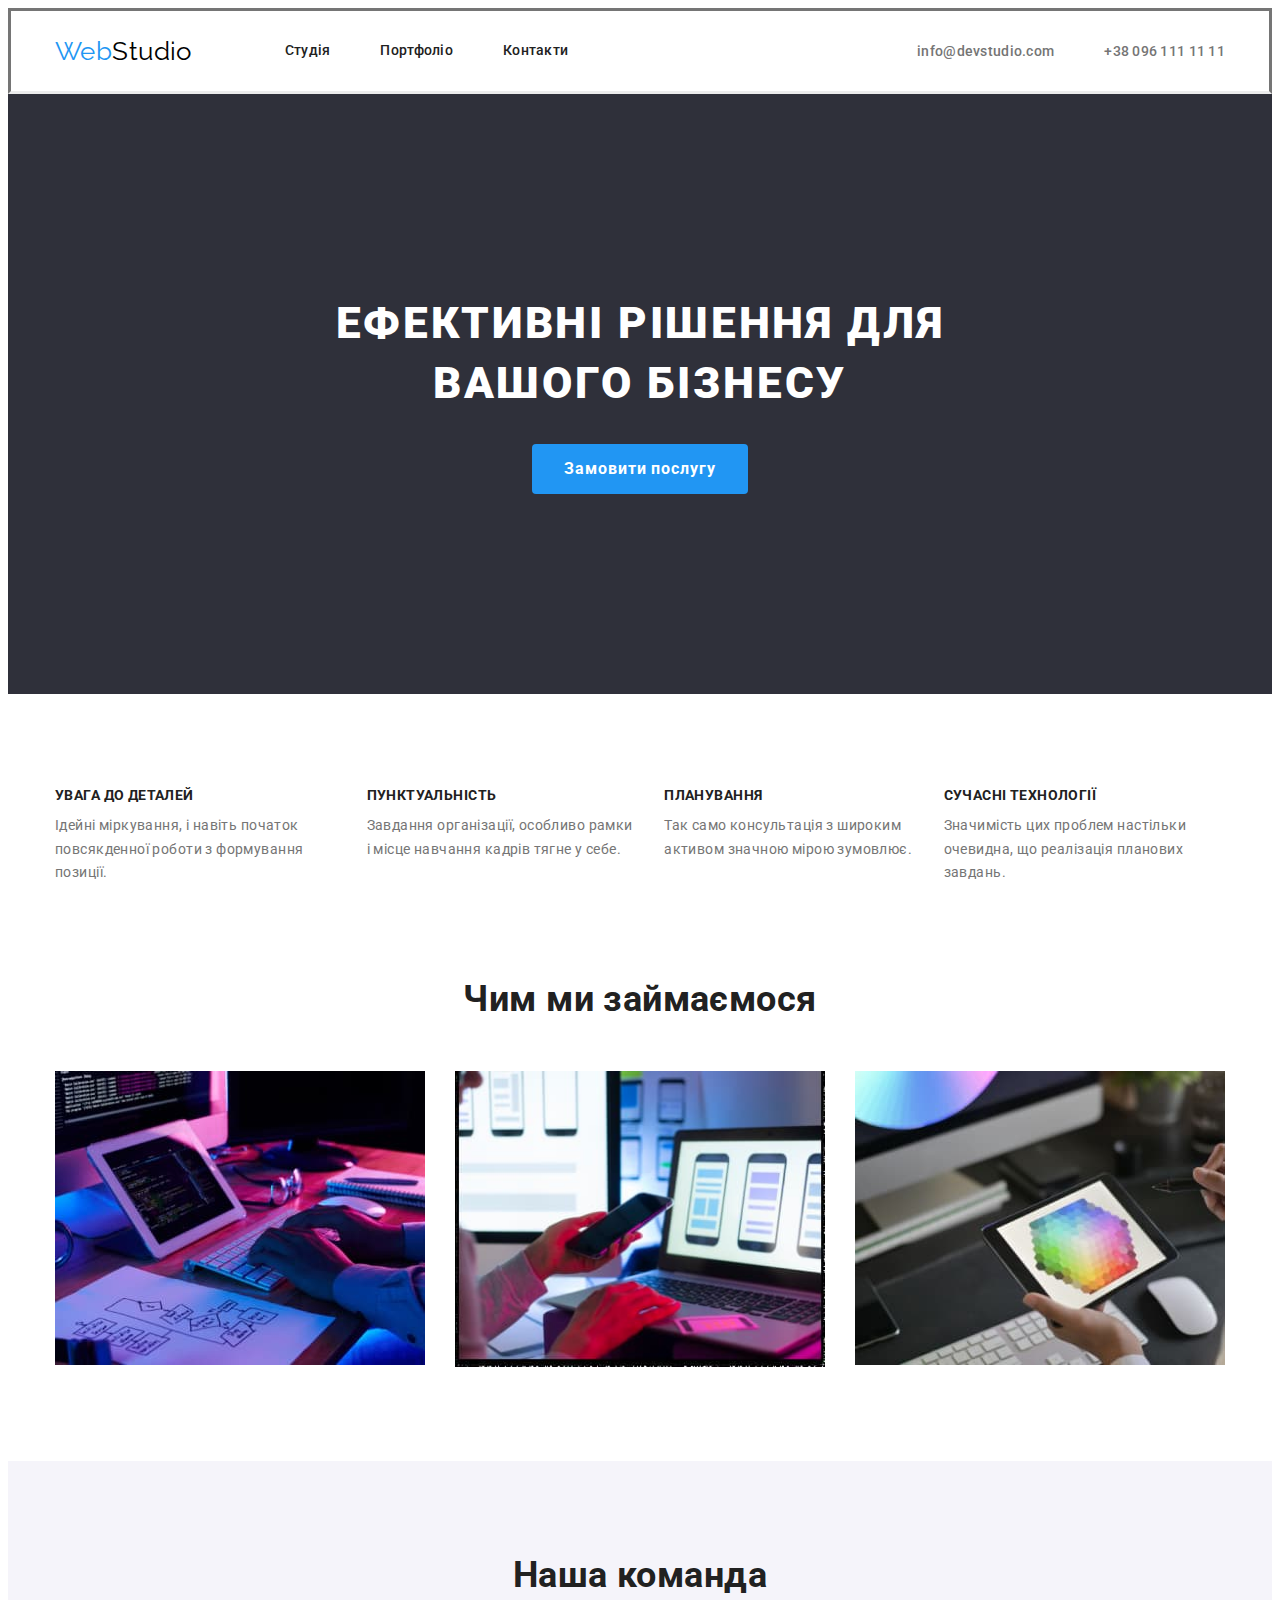
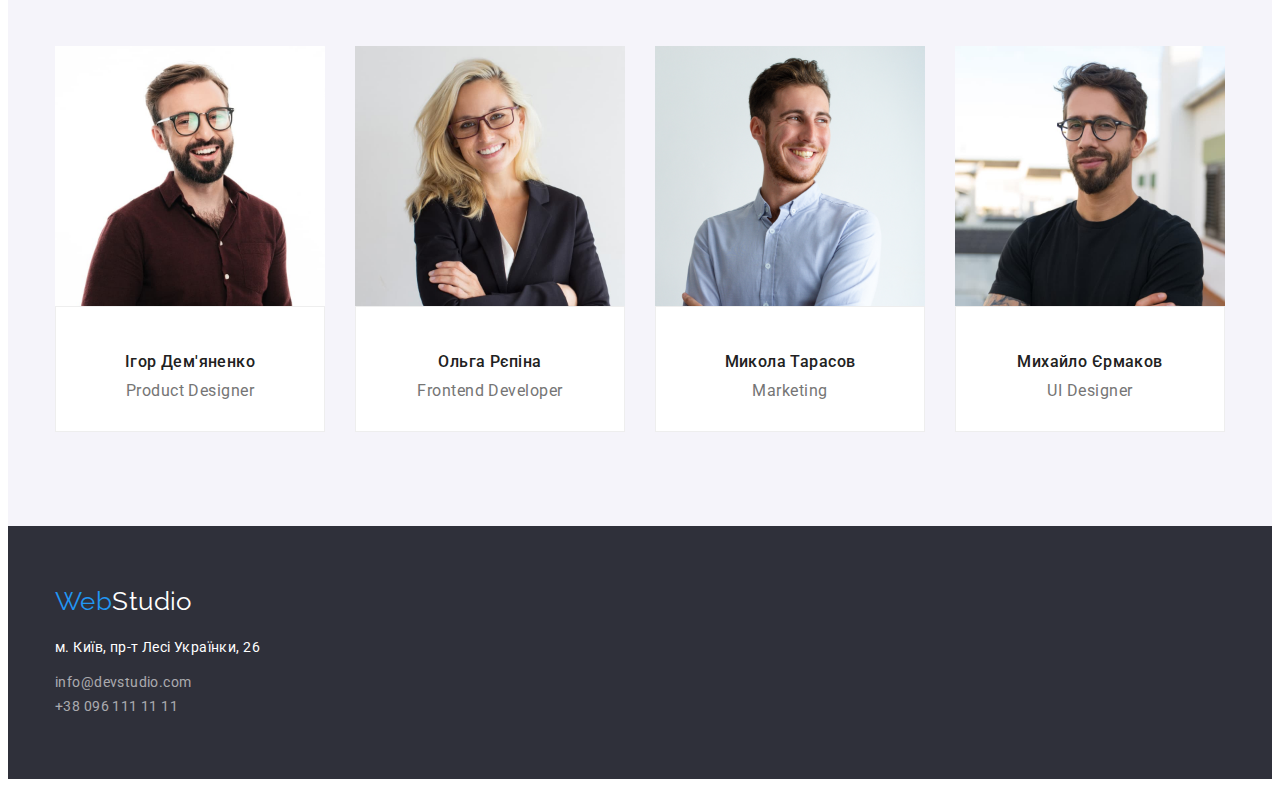
<file: index.html>
<!DOCTYPE html>
<html lang="uk">
  <head>
    <meta charset="UTF-8" />
    <meta http-equiv="X-UA-Compatible" content="IE=edge" />
    <meta name="viewport" content="width=device-width, initial-scale=1.0" />
    <title>Студія</title>
    <link rel="preconnect" href="https://fonts.googleapis.com" />
    <link rel="preconnect" href="https://fonts.gstatic.com" crossorigin />
    <link
      href="https://fonts.googleapis.com/css2?family=Raleway:wght@700&family=Roboto:wght@400;500;700;900&display=swap"
      rel="stylesheet"
    />
    <link
      rel="stylesheet"
      href="https://cdnjs.cloudflare.com/ajax/libs/modern-normalize/1.1.0/modern-normalize.min.css"
      integrity="sha512-wpPYUAdjBVSE4KJnH1VR1HeZfpl1ub8YT/NKx4PuQ5NmX2tKuGu6U/JRp5y+Y8XG2tV+wKQpNHVUX03MfMFn9Q=="
      crossorigin="anonymous"
      referrerpolicy="no-referrer"
    />
    <link rel="stylesheet" href="./css/styles.css" />
  </head>
  <body class="page">
    <header class="header">
      <div class="container main-nav">
        <div class="container-nav-logo">
          <a href="" class="link logo"
            ><span class="logo-decorate">Web</span>Studio</a
          >
          <p></p>
          <nav class="nav">
            <ul class="nav-list">
              <li class="current list">
                <a href="" class="nav-link link">Студія</a>
              </li>
              <li class="list">
                <a href="./portfolio.html" class="nav-link link">Портфоліо</a>
              </li>
              <li class="list">
                <a href="" class="nav-link link">Контакти</a>
              </li>
            </ul>
          </nav>
        </div>
        <ul class="contacts">
          <li class="list contacts-list">
            <a class="link contacts-link" href="mailto:info@devstudio.com"
              >info@devstudio.com</a
            >
          </li>
          <li class="list contacts-list">
            <a class="link contacts-link" href="tel:+380961111111"
              >+38 096 111 11 11</a
            >
          </li>
        </ul>
      </div>
    </header>
    <main>
      <section class="hero">
        <div class="container">
          <div class="hero-content">
            <h1 class="hero-title">Ефективні рішення для вашого бізнесу</h1>
            <button class="hero-button title">Замовити послугу</button>
          </div>
      </section>
      <section class="advantages container-advantages">
        <div class="container">
          <h2 class="visually-hidden">Здібності команди</h2>
          <ul class="advantages-main">
            <li class="advantages-list list">
              <h3 class="advantages-title">Увага до деталей</h3>
              <p class="advantages-note">
                Ідейні міркування, і навіть початок повсякденної роботи з
                формування позиції.
              </p>
            </li>
            <li class="advantages-list list">
              <h3 class="advantages-title">Пунктуальність</h3>
              <p class="advantages-note">
                Завдання організації, особливо рамки і місце навчання кадрів
                тягне у себе.
              </p>
            </li>
            <li class="advantages-list list">
              <h3 class="advantages-title">Планування</h3>
              <p class="advantages-note">
                Так само консультація з широким активом значною мірою зумовлює.
              </p>
            </li>
            <li class="advantages-list list">
              <h3 class="advantages-title">Сучасні технології</h3>
              <p class="advantages-note">
                Значимість цих проблем настільки очевидна, що реалізація
                планових завдань.
              </p>
            </li>
          </ul>
        </div>
      </section>
      <section class="duties">
        <div class="container">
          <h2 class="duties-title section-title">Чим ми займаємося</h2>
          <ul class="duties-list">
            <li class="duties-examples list">
              <img
                src="./img/box_1.jpg"
                width="370"
                alt="Праця за комп'ютером"
              />
            </li>
            <li class="duties-examples list">
              <img
                src="./img/box_2.jpg"
                width="370"
                alt="Порівняння телефонів"
              />
            </li>
            <li class="duties-examples list">
              <img src="./img/box_3.jpg" width="370" alt="Читання з планшета" />
            </li>
          </ul>
        </div>
      </section>
      <section class="team">
        <div class="container">
          <h2 class="team-title section-title">Наша команда</h2>
          <ul class="team-list">
            <li class="team-icon list">
              <img
                src="./img/igor.jpg"
                width="270"
                alt="Ігор Дем'яненко фото"
                class="team-photo"
              />
              <div class="team-description">
                <h3 class="team-name">Ігор Дем'яненко</h3>
              <p class="team-role">Product Designer</p>
              </div>
            </li>
            <li class="team-icon list">
              <img
                src="./img/olga.jpg"
                width="270"
                alt="Ольга Рєпіна фото"
                class="team-photo"
              />
              <div class="team-description">
                <h3 class="team-name">Ольга Рєпіна</h3>
              <p class="team-role">Frontend Developer</p>
              </div>
            </li>
            <li class="team-icon list">
              <img
                src="./img/mykola.jpg"
                width="270"
                alt="Микола Тарасов фото"
                class="team-photo"
              />
              <div class="team-description">
                <h3 class="team-name">Микола Тарасов</h3>
              <p class="team-role">Marketing</p>
              </div>
            </li>
            <li class="team-icon list">
              <img
                src="./img/michail.jpg"
                width="270"
                alt="Михайло Єрмаков фото"
                class="team-photo"
              />
              <div class="team-description">
                <h3 class="team-name">Михайло Єрмаков</h3>
              <p class="team-role">UI Designer</p>
              </div>
            </li>
          </ul>
        </div>
      </section>
    </main>
    <footer class="footer">
      <div class="container">
        <a href="" class="link logo footer-logo"
          ><span class="logo-decorate">Web</span>Studio</a
        >
        <address class="address">
          <ul>
            <li class="list">
                <p class="post-address">м. Київ, пр-т Лесі Українки, 26</p>
            </li>
            <li class="list">
              <a href="mailto:info@devstudio.com" class="link address-details address-mail"
              >info@devstudio.com</a>
            </li>
            <li class="list">
              <a href="tel:+380961111111" class="link address-details"
            >+38 096 111 11 11</a>
            </li>
          </ul>
        </address>
      </div>
    </footer>
  </body>
</html>
</file>
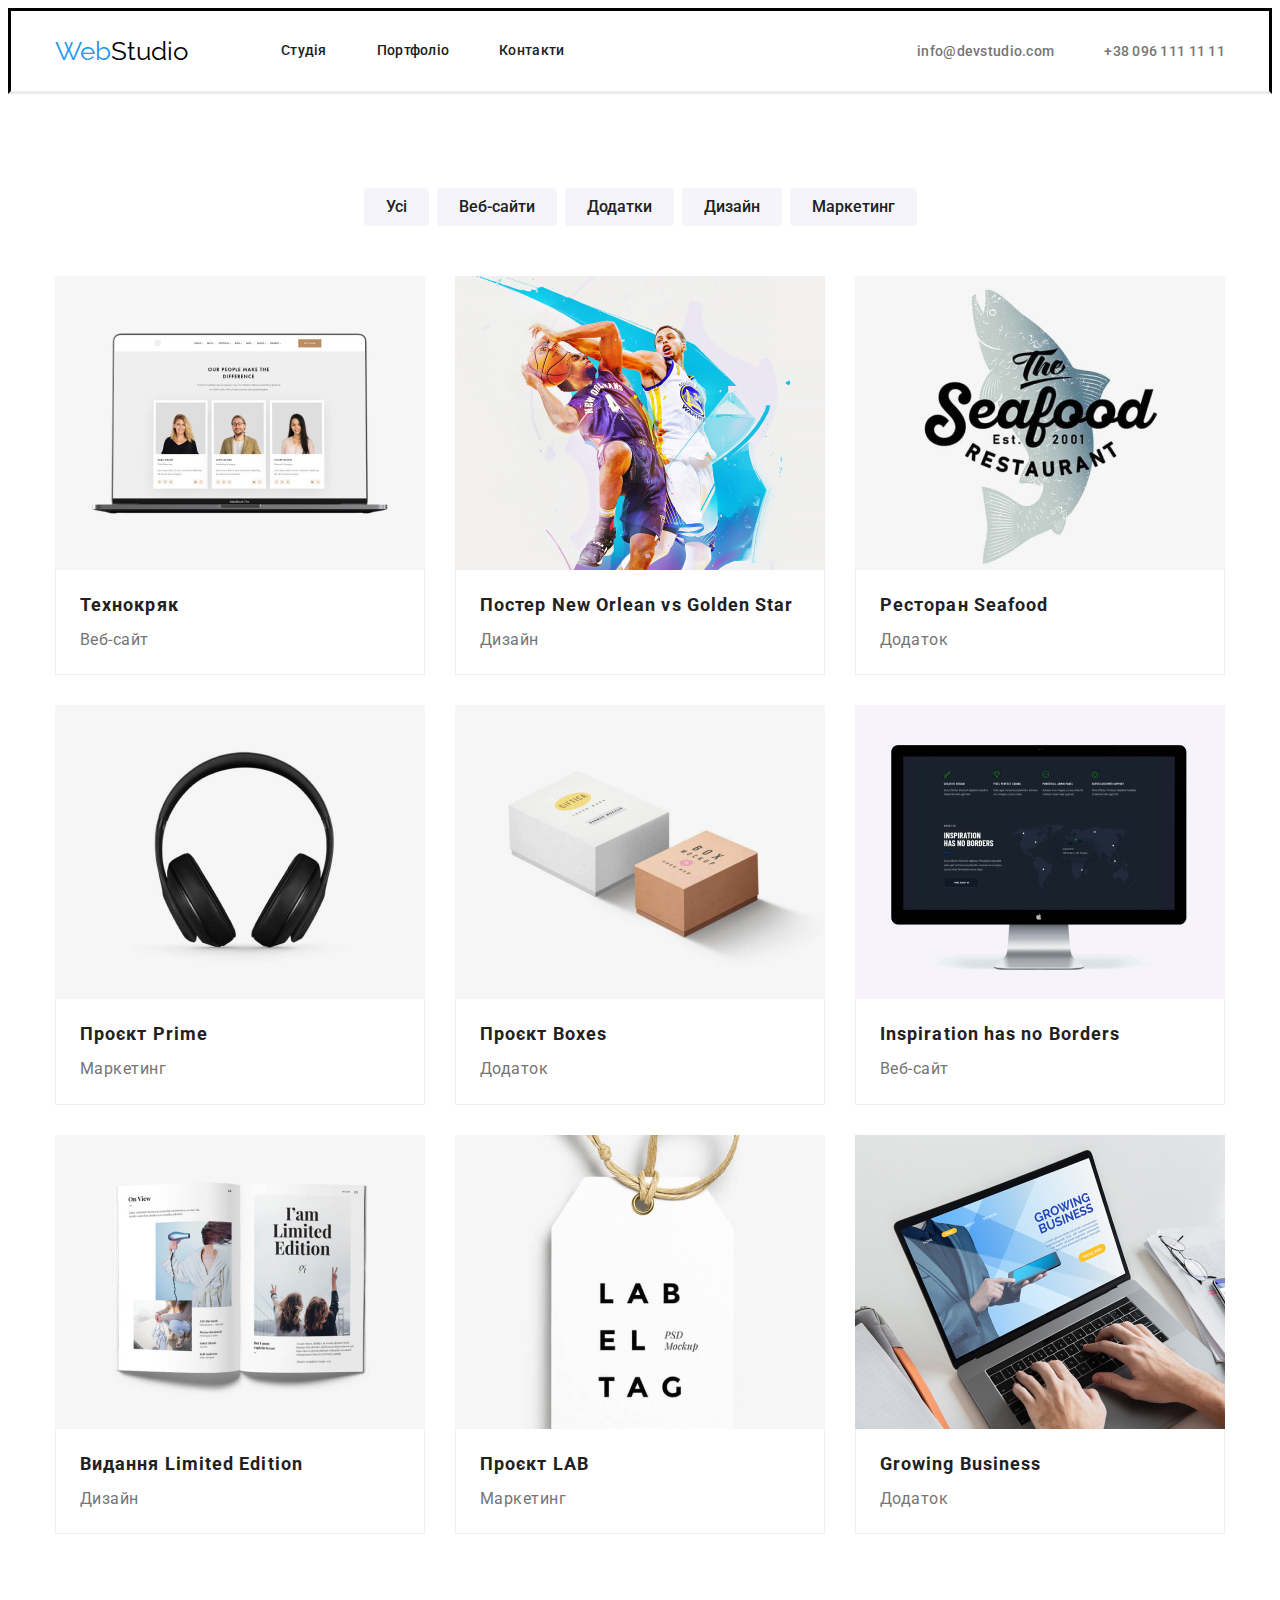
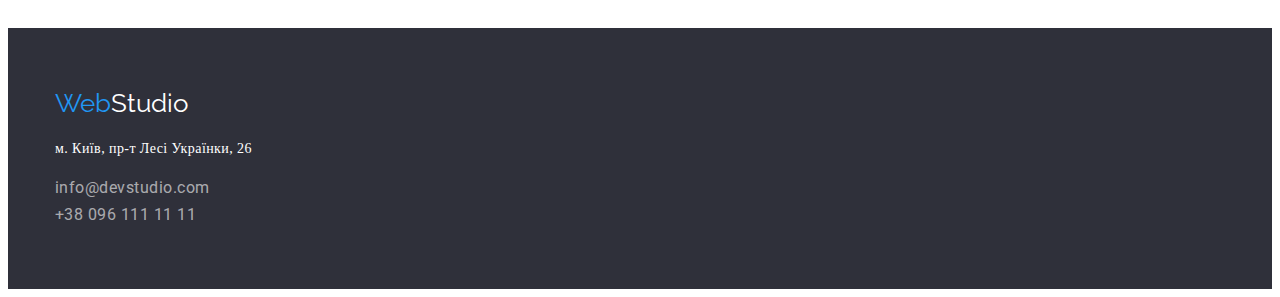
<file: portfolio.html>
<!DOCTYPE html>
<html lang="uk">
  <head>
    <meta charset="UTF-8" />
    <meta http-equiv="X-UA-Compatible" content="IE=edge" />
    <meta name="viewport" content="width=device-width, initial-scale=1.0" />
    <title>Портфоліо</title>
    <link rel="preconnect" href="https://fonts.googleapis.com" />
    <link rel="preconnect" href="https://fonts.gstatic.com" crossorigin />
    <link
      href="https://fonts.googleapis.com/css2?family=Raleway:wght@700&family=Roboto:wght@400;500;700;900&display=swap"
      rel="stylesheet"
    />
    <link
      rel="stylesheet"
      href="https://cdnjs.cloudflare.com/ajax/libs/modern-normalize/1.1.0/modern-normalize.min.css"
      integrity="sha512-wpPYUAdjBVSE4KJnH1VR1HeZfpl1ub8YT/NKx4PuQ5NmX2tKuGu6U/JRp5y+Y8XG2tV+wKQpNHVUX03MfMFn9Q=="
      crossorigin="anonymous"
      referrerpolicy="no-referrer"
    />
    <link rel="stylesheet" href="./css/styles.css" />
  </head>
  <body>
    <header class="header">
      <div class="container main-nav header-portfolio">
        <div class="container-nav-logo">
          <a href="./index.html" class="link logo"
            ><span class="logo-decorate">Web</span>Studio</a
          >
          <p></p>
          <nav class="nav">
            <ul class="nav-list">
              <li class="list">
                <a href="./index.html" class="nav-link link">Студія</a>
              </li>
              <li class="current list">
                <a href="" class="nav-link link">Портфоліо</a>
              </li>
              <li class="list">
                <a href="" class="nav-link link">Контакти</a>
              </li>
            </ul>
          </nav>
        </div>
        <ul class="contacts">
          <li class="list contacts-list">
            <a class="link contacts-link" href="mailto:info@devstudio.com"
              >info@devstudio.com</a
            >
          </li>
          <li class="list contacts-list">
            <a class="link contacts-link" href="tel:+380961111111"
              >+38 096 111 11 11</a
            >
          </li>
        </ul>
      </div>
    </header>
    <main>
      <section class="portfolio">
        <div class="container container-projects">
          <h1 class="visually-hidden">Портфоліо</h1>
          <ul class="buttons-list">
            <li class="link list">
              <button class="button button-portfolio" type="button">Усі</button>
            </li>
            <li class="link list">
              <button class="button button-portfolio" type="button">
                Веб-сайти
              </button>
            </li>
            <li class="link list">
              <button class="button button-portfolio" type="button">
                Додатки
              </button>
            </li>
            <li class="link list">
              <button class="button button-portfolio" type="button">
                Дизайн
              </button>
            </li>
            <li class="link list">
              <button class="button button-portfolio" type="button">
                Маркетинг
              </button>
            </li>
          </ul>
          <ul class="projects">
            <li class="projects-list link list">
              <img
                class="projects-item"
                src="./img/tehnokryack.jpg"
                width="370"
                alt="Технокряк"
              />
              <div class="projects-description">
                <h2 class="projects-title">Технокряк</h2>
                <p class="projects-about">Веб-сайт</p>
              </div>
            </li>
            <li class="projects-list link list">
              <img
                class="projects-item"
                src="./img/new-orlean.jpg"
                width="370"
                alt="New Orlean постер"
              />
              <div class="projects-description">
                <h2 class="projects-title">Постер New Orlean vs Golden Star</h2>
                <p class="projects-about">Дизайн</p>
              </div>
            </li>
            <li class="projects-list link list">
              <img
                class="projects-item"
                src="./img/seafood.jpg"
                width="370"
                alt="Ресторан Seafood"
              />
              <div class="projects-description">
                <h2 class="projects-title">Ресторан Seafood</h2>
                <p class="projects-about">Додаток</p>
              </div>
            </li>
            <li class="projects-list link list">
              <img
                class="projects-item"
                src="./img/prime.jpg"
                width="370"
                alt="Проєкт Prime"
              />
              <div class="projects-description">
                <h2 class="projects-title">Проєкт Prime</h2>
                <p class="projects-about">Маркетинг</p>
              </div>
            </li>
            <li class="projects-list link list">
              <img
                class="projects-item"
                src="./img/boxes.jpg"
                width="370"
                alt="Проєкт Boxes"
              />
              <div class="projects-description">
                <h2 class="projects-title">Проєкт Boxes</h2>
                <p class="projects-about">Додаток</p>
              </div>
            </li>
            <li class="projects-list link list">
              <img
                class="projects-item"
                src="./img/inspiration.jpg"
                width="370"
                alt="Inspiration has no Borders"
              />
              <div class="projects-description">
                <h2 class="projects-title">Inspiration has no Borders</h2>
                <p class="projects-about">Веб-сайт</p>
              </div>
            </li>
            <li class="projects-list link list">
              <img
                class="projects-item"
                src="./img/limited-edition.jpg"
                width="370"
                alt="Видання Limited Edition"
              />
              <div class="projects-description">
                <h2 class="projects-title">Видання Limited Edition</h2>
                <p class="projects-about">Дизайн</p>
              </div>
            </li>
            <li class="projects-list link list">
              <img
                class="projects-item"
                src="./img/lab.jpg"
                width="370"
                alt="Проєкт LAB"
              />
              <div class="projects-description">
                <h2 class="projects-title">Проєкт LAB</h2>
                <p class="projects-about">Маркетинг</p>
              </div>
            </li>
            <li class="projects-list link list">
              <img
                class="projects-item"
                src="./img/growing-business.jpg"
                width="370"
                alt="Growing Business"
              />
              <div class="projects-description">
                <h2 class="projects-title">Growing Business</h2>
                <p class="projects-about">Додаток</p>
              </div>
            </li>
          </ul>
        </div>
      </section>
    </main>
    <footer class="footer">
      <div class="container">
        <a href="" class="link logo footer-logo">
          <span class="logo-decorate">Web</span>Studio</a
        >
        <address class="address">
          <ul>
            <li class="list">
              <p class="post-address">м. Київ, пр-т Лесі Українки, 26</p>
            </li>
            <li class="list">
              <a href="mailto:info@devstudio.com" class="link address-details address-mail"
                >info@devstudio.com</a
              >
            </li>
            <li class="list">
              <a href="tel:+380961111111" class="link address-details"
                >+38 096 111 11 11</a
              >
            </li>
          </ul>
        </address>
      </div>
    </footer>
  </body>
</html>
</file>
<file: css/styles.css>
/* -------Загальні --------*/
:root {
    /* Кольори */
/* --background-primary: #f5f5f5; */
--background-second: #F5F4FA;
--background-elements: #2F303A;
--color-primary: #757575;
--color-grey: #212121;
--color-black: #000000;
--color-blue: #2196f3;
--color-white: #ffffff;
}
 
*,
*::before,
*::after {
    box-sizing: border-box;
}

p, h1, h2, h3: {
    margin: 0;
}

ul {
    margin: 0;
    padding: 0;
}

button {
    cursor: pointer;
    border-radius: 4px;

    font-family: 'Roboto', sans-serif;
}

address {
    font-style: normal;
}

.page {
    font-family: 'Roboto', sans-serif;
    font-size: 14px;

    color: var(--color-primary);

    letter-spacing: 0.03em;
}

.link {
    text-decoration: none;
    font-family: 'Roboto', sans-serif;
}

.list {
    list-style: none;
}

.visually-hidden {
    position: absolute;
    width: 1px;
    height: 1px;
    margin: -1px;
    border: 0;
    padding: 0;
    
    white-space: nowrap;
    clip-path: inset(100%);
    clip: rect(0 0 0 0);
    overflow: hidden;
  }

.current {
    color: var(--color-blue);
}

.section-title {
    font-weight: 700;
    font-size: 36px;
    line-height: 1.16;
    text-align: center;
}

.container {
    width: 1200px;
    padding-right: 15px;
    padding-left: 15px;
    margin: 0 auto;
    
    /* outline: 2px solid aquamarine; */
}

img {
    display: block;
}
/* -----Хедер --- */

.header {
    /* border-color: transparent; */
    border-bottom-color: #ECECEC;
    border-style:solid;
}

.logo {
    font-family: 'Raleway', sans-serif;
    font-size: 26px;
    line-height: 1.19;
    color: var(--color-black);
}

.logo .logo-decorate {
    color: var(--color-blue);
}

.main-nav {
    display: flex;
    align-items: center;
    justify-content: space-between;
}

.nav-list {
    display: flex;
    gap: 50px;
    align-items: center;
    margin-left: 93px;
}

.container-nav-logo {
    display: flex;
}

.logo {
    display: flex;
    align-items: center;
}

.contacts {
    display: flex;
    gap: 50px;
}

.nav-link {
    display: block;
    padding-top: 32px;
    padding-bottom: 32px;

    font-weight: 500;
    font-size: 14px;
    line-height: 1.14;
    letter-spacing: 0.02em;
    color: var(--color-grey);
}

.nav-link:hover,
.nav-link:focus {
    color: var(--color-blue);
}

.contacts .contacts-link {
    font-size: 14px;
    font-weight: 500;
    line-height: 1.14;
    letter-spacing: 0.02em;
    color: var(--color-primary)

}

.contacts-link:hover,
.contacts-link:focus {
    color: var(--color-blue);
}

/* -------Секція хіро------*/

.hero {
    text-align: center;
    padding: 200px 0;

    background-color: var(--background-elements); 
}

.hero-title {

    display: block;
    text-align: center;
    margin: 0 auto;
    margin-bottom: 30px;

    color: var(--color-white);

    text-transform: uppercase;
    font-weight: 900;
    font-size: 44px;
    line-height: 1.36;
    letter-spacing: 0.06em;

    max-width: 696px; 
}

.hero-button {
    background-color: var(--color-blue);
    color: var(--color-white);

    font-weight: 700;
    font-size: 16px;
    line-height: 1.87;
    letter-spacing: 0.06em;

    width: 216px;
    height: 50px;

    border: 0
}

.hero-button:hover,
.hero-button:focus {
    background: #188CE8
}


/* -----Секція advantages-------*/

.container-advantages {
    display: flex;
    gap: 30px;
    margin: 0 auto;
    padding: 94px 0 0 0;
}

.advantages .advantages-title {
     font-weight: 700;
     font-size: 14px;
     line-height: 1.14;

     color: var(--color-grey);
     text-transform: uppercase;
     margin: 0 auto;
     margin-bottom: 10px;
}

.advantages-main {
    display: flex; gap: 30px;
} 

.advantages .advantages-note {
     line-height: 1.71;
}

.advantages-list {
    width: calc((100% - 90px)) / 4);
}

.advantages-note {
    margin: 0 auto;
}

/* -------Секція Duties-------  */

.duties {
    margin: 0 auto;
    padding: 94px 0;
}

.duties-title {
    margin: 0 0 50px 0;

    color: var(--color-grey);
} 

.duties .duties-list {
    display: flex;
    gap: 30px;
}

/* -----Секція Team --------*/

.team {
    padding: 94px 0;
    background-color: var(--background-second);
}

.container-team {
    padding: 94px 0;
    margin: 0 auto;
}

.team-list {
    display: flex;
    gap: 30px;
}

.team-icon {
    background-color: var(--color-white);
}

.team-title {
    margin-top: 0;
    margin-bottom: 50px;
    color: #212121;
}

.team .team-name {
    font-weight: 500;
    font-size: 16px;
    line-height: 1.18;
    text-align: center;

    margin-bottom: 9.95px;

    color: var(--color-grey);
}

.team .team-role {
    font-size: 16px;
    text-align: center;
    line-height: 1.17;
    letter-spacing: 0.03em;

    margin: 0;
    padding: 0;
}

.team-description {
    border: 1px;
    border-style:solid;
    border-color: #EEEEEE;

    padding: 30px 0;
}

.footer {
    background-color: var(--background-elements);

    padding: 60px 0;
}

.footer-logo {
    color: var(--color-white);
    margin-bottom: 20px;
}

.address {
    font: inherit;
}

.address .post-address {
    font-size: 14px;
    color: var(--color-white);
    line-height: 1.46;
    letter-spacing: 0.03em;
}

.address-details {
    color: rgba(255, 255, 255, 0.6);

    line-height: 1.71;
    letter-spacing: 0.03em;
}

.address-mail {
    margin-bottom: 9px;
}

/* .buttons-list {
} */
.button {
    font-weight: 500;
    font-size: 16px;
    line-height: 1.62;
    color: var(--color-grey);
    background-color: var(--background-second);
    text-align: center;

}

.button:hover,
.button:focus {
    color: var(--color-blue);
}

/* ----Секція Portfolio ------ */

.portfolio {
    padding: 94px 0;
}

.buttons-list {
    display: flex;
    justify-content: center;
    gap: 8px;
    margin-bottom: 50px;
}

.button-portfolio {
    border: 0;
    background-color: var(--background-second);

    font-family: 'Roboto', sans-serif;
    font-size: 16px;
    line-height: 1.62;
    padding: 6px 22px;
}

.button-portfolio:focus,
.button-portfolio:hover {
    background-color: var(--color-blue);
    color: var(--color-white);
}

.projects {
    display: flex;
    flex-wrap: wrap;
} 

.projects .projects-list {
    width: calc((100% - 60px)) / 3); 
    border: 1px;
    margin-right: 30px;
    margin-bottom: 30px;
}

.projects .projects-list:nth-child(3n) {
    margin-right: 0;
}

.projects .projects-list:nth-last-child(-n+3) {
    margin-bottom: 0;
}

.projects-title {
    color: var(--color-grey);

    font-weight: 700;
    font-size:18px;
    line-height: 1.71;
    letter-spacing: 0.06em;

    margin: 0 auto;
    margin-bottom: 4px;
}

.projects-about {
    font-size: 16px;
    line-height: 1.86;
    letter-spacing: 0.03em;
    margin: 0;
    padding: 0;
    color: var(--color-primary);
}

.projects .projects-description {
   padding: 20px 24px;
   margin: 0 auto;

   border-style: solid;
   border: solid 1px #EEEEEE;
   border-top: none;
}
</file>
